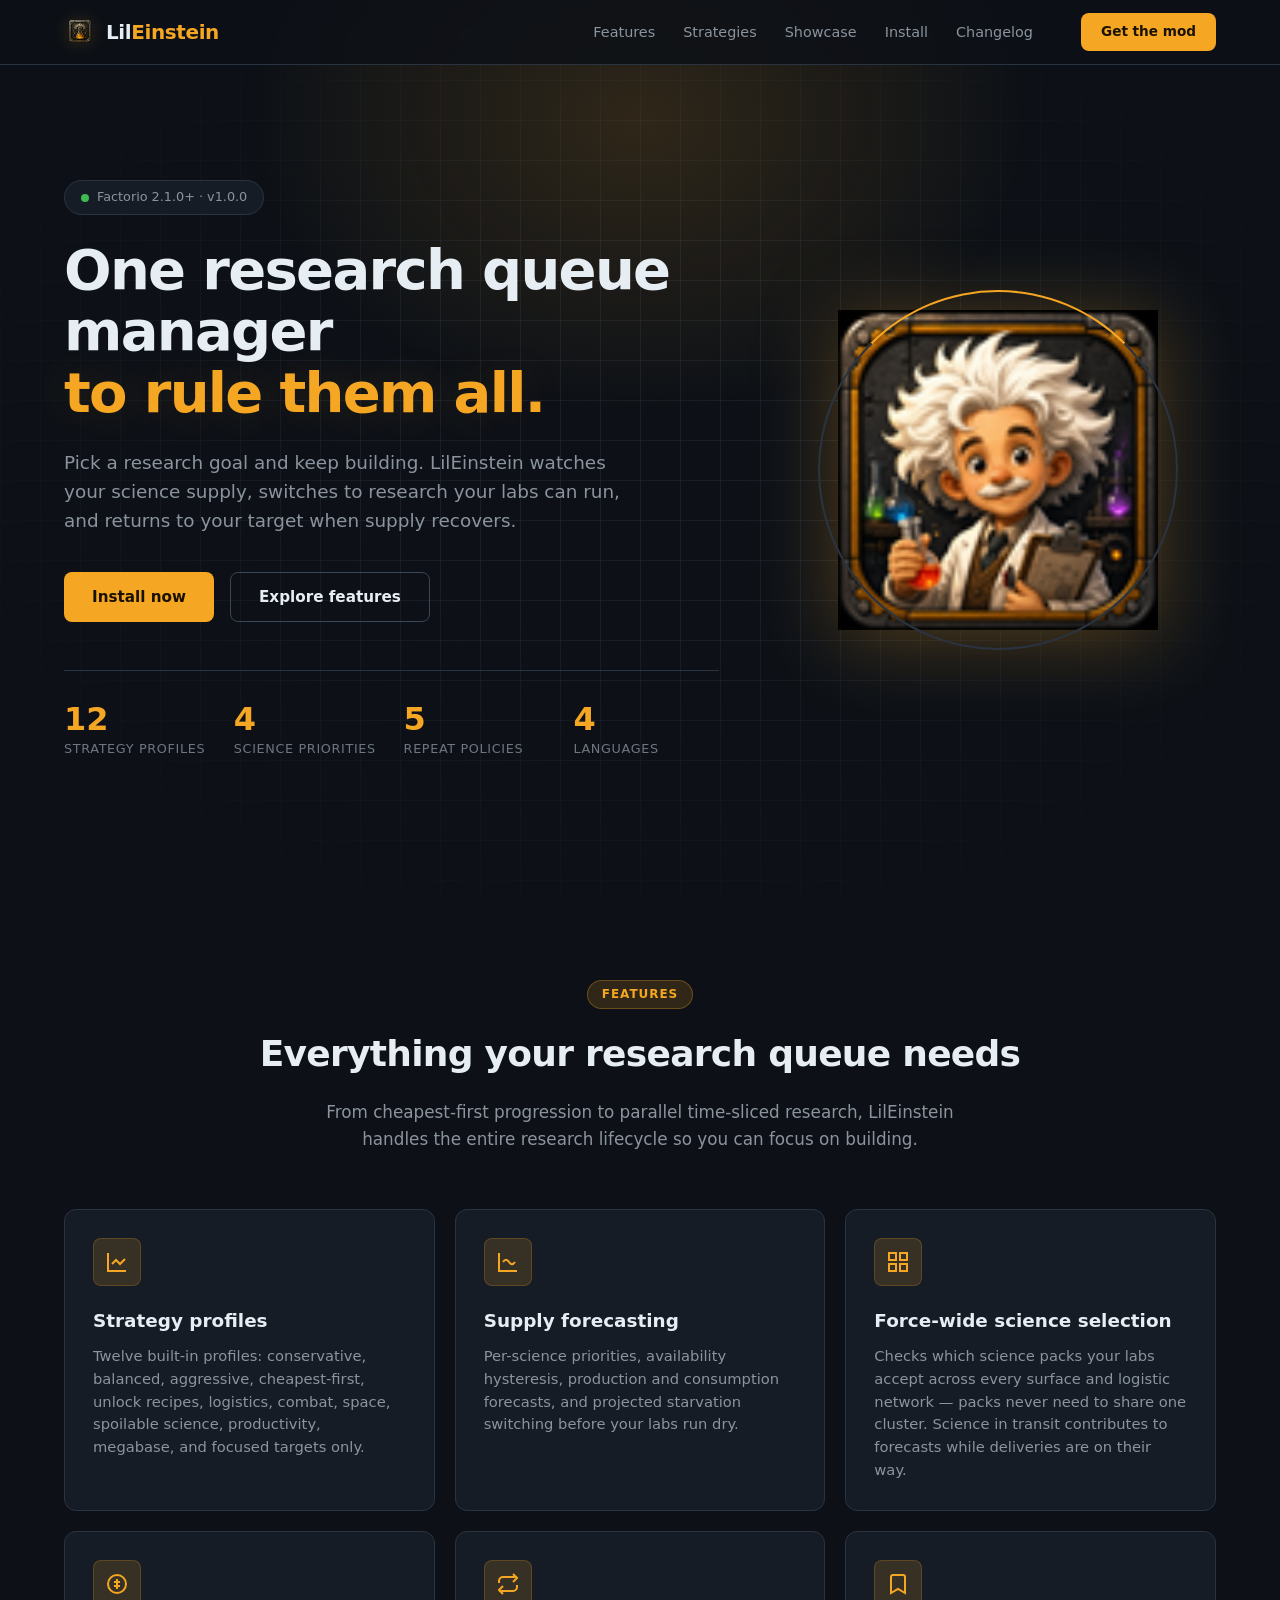
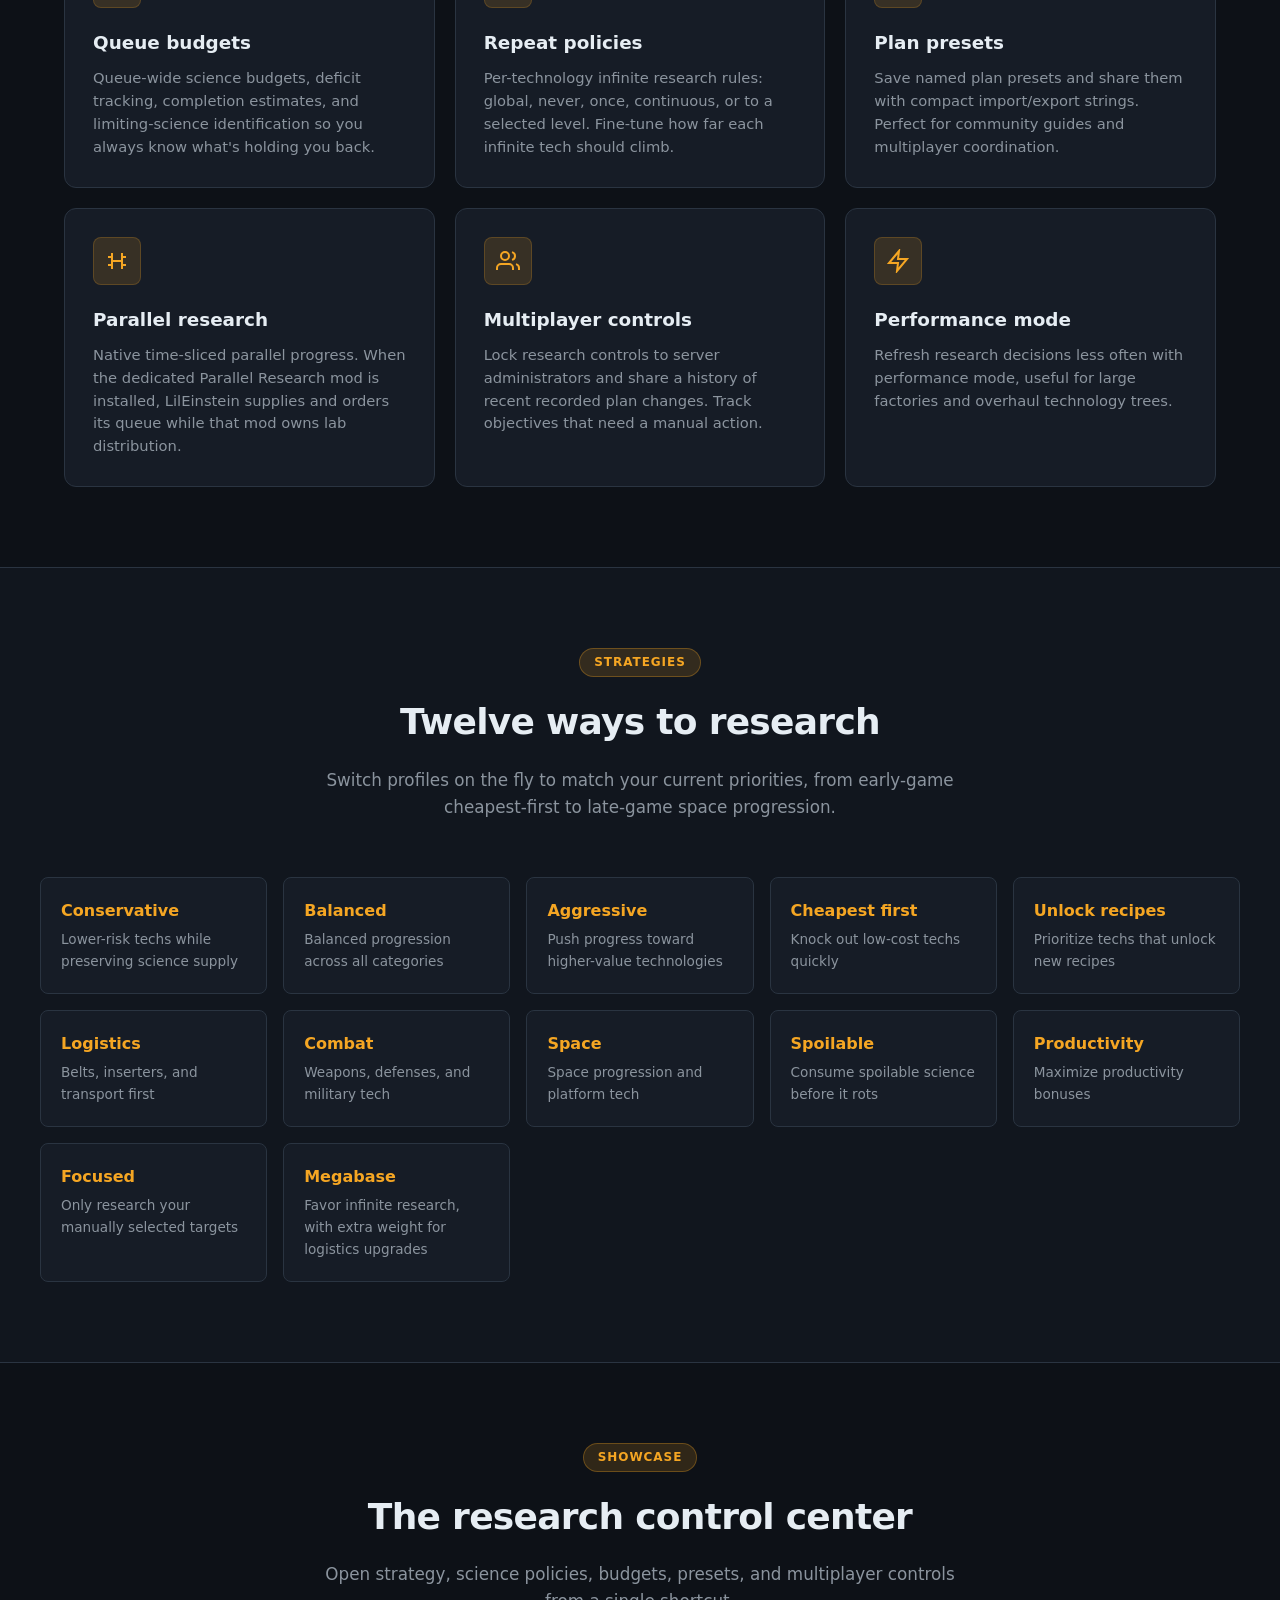
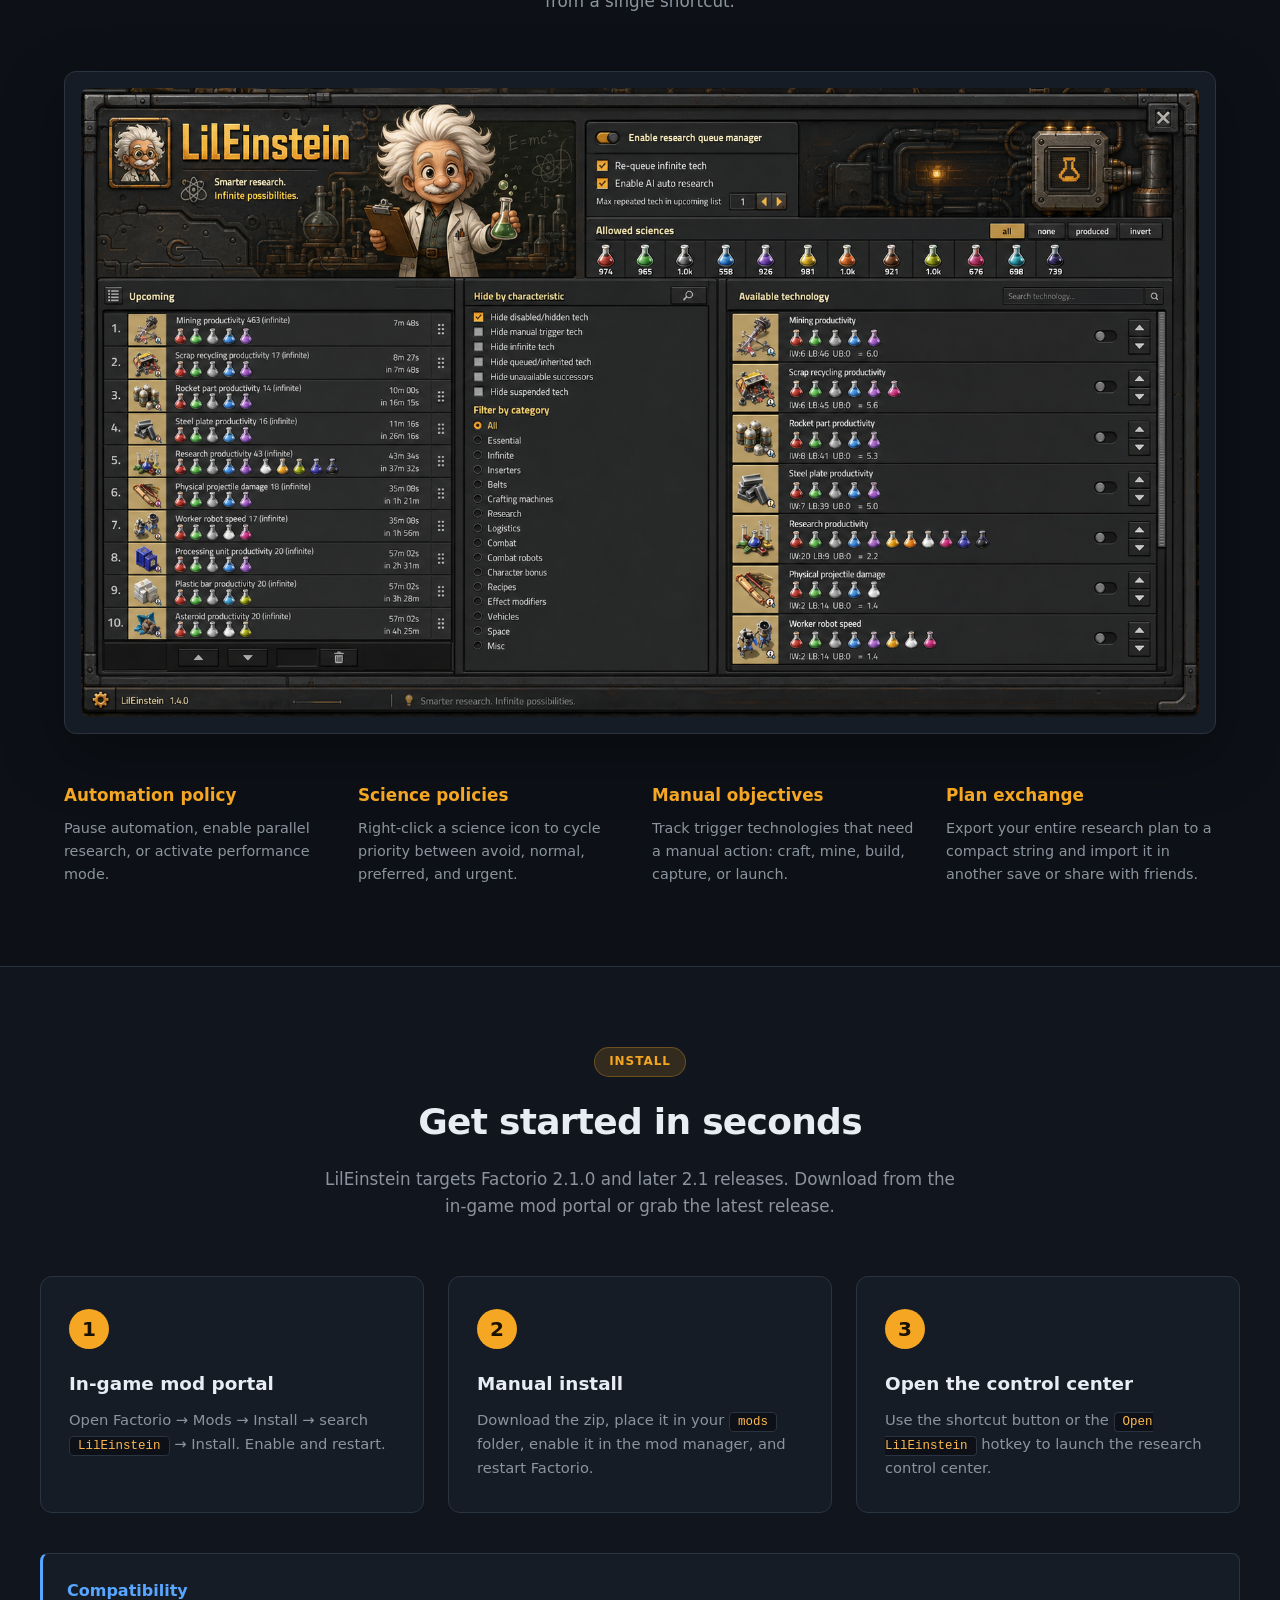
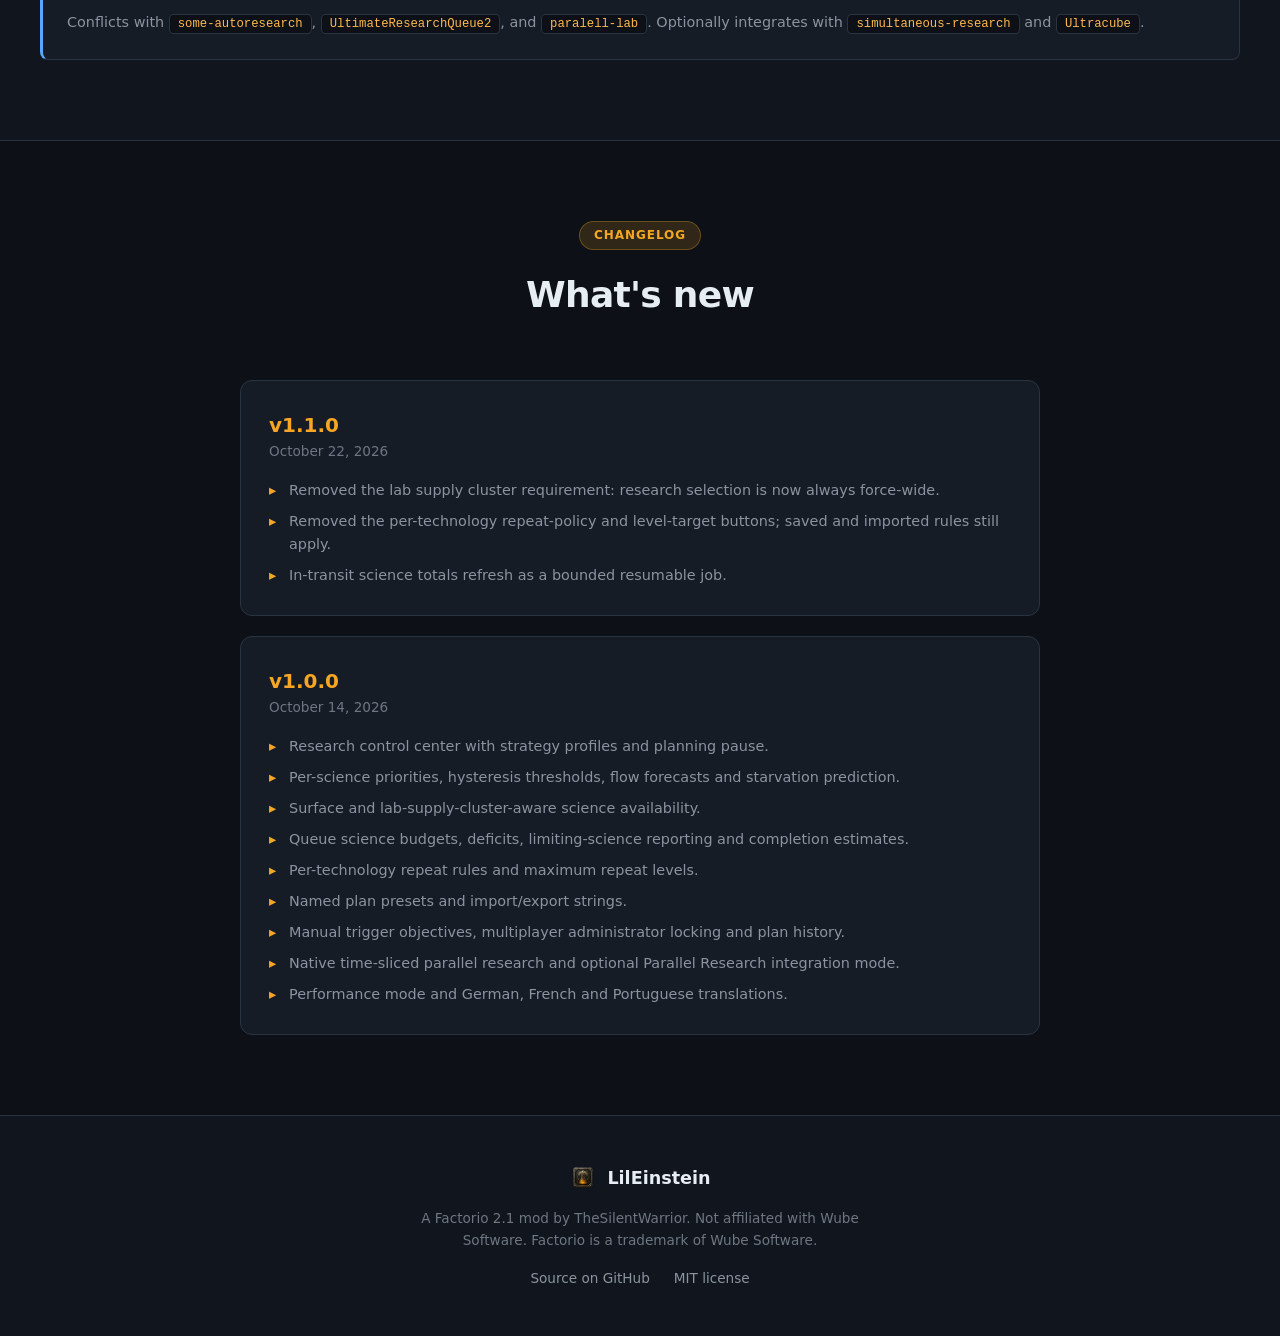
<file: website/index.html>
<!DOCTYPE html>
<html lang="en">
<head>
  <meta charset="UTF-8" />
  <meta name="viewport" content="width=device-width, initial-scale=1.0" />
  <meta name="description" content="LilEinstein runs the research queue for you in Factorio 2.1: picks the next technology, watches your science supply, and switches research when a pack runs dry." />
  <meta name="author" content="TheSilentWarrior" />
  <title>LilEinstein: Research Autopilot for Factorio 2.1</title>
  <link rel="icon" type="image/png" href="assets/shortcut-button.png" />
  <link rel="stylesheet" href="styles.css" />
</head>
<body>
  <!-- Animated background grid -->
  <div class="bg-grid" aria-hidden="true"></div>
  <div class="bg-glow" aria-hidden="true"></div>

  <!-- Nav -->
  <nav class="nav" id="nav">
    <div class="nav-inner">
      <a href="#hero" class="nav-logo">
        <img src="assets/shortcut-button.png" alt="LilEinstein icon" class="nav-logo-icon" />
        <span class="nav-logo-text">Lil<span class="accent">Einstein</span></span>
      </a>
      <ul class="nav-links">
        <li><a href="#features">Features</a></li>
        <li><a href="#strategies">Strategies</a></li>
        <li><a href="#showcase">Showcase</a></li>
        <li><a href="#install">Install</a></li>
        <li><a href="#changelog">Changelog</a></li>
      </ul>
      <a href="#install" class="btn btn-primary btn-sm">Get the mod</a>
      <button class="nav-toggle" id="navToggle" aria-label="Toggle menu">
        <span></span><span></span><span></span>
      </button>
    </div>
  </nav>

  <!-- Hero -->
  <header class="hero" id="hero">
    <div class="hero-content">
      <div class="hero-badge">
        <span class="pulse-dot"></span>
        Factorio 2.1.0+ · v1.0.0
      </div>
      <h1 class="hero-title">
        One research queue manager<br />
        <span class="accent">to rule them all.</span>
      </h1>
      <p class="hero-subtitle">
        Pick a research goal and keep building. LilEinstein watches your science supply, switches
        to research your labs can run, and returns to your target when supply recovers.
      </p>
      <div class="hero-cta">
        <a href="#install" class="btn btn-primary">Install now</a>
        <a href="#features" class="btn btn-ghost">Explore features</a>
      </div>
      <div class="hero-stats">
        <div class="stat">
          <span class="stat-num">12</span>
          <span class="stat-label">Strategy profiles</span>
        </div>
        <div class="stat">
          <span class="stat-num">4</span>
          <span class="stat-label">Science priorities</span>
        </div>
        <div class="stat">
          <span class="stat-num">5</span>
          <span class="stat-label">Repeat policies</span>
        </div>
        <div class="stat">
          <span class="stat-num">4</span>
          <span class="stat-label">Languages</span>
        </div>
      </div>
    </div>
    <div class="hero-visual">
      <div class="hero-portrait">
        <img src="assets/portrait.png" alt="LilEinstein portrait" />
        <div class="portrait-ring"></div>
      </div>
    </div>
  </header>

  <!-- Features -->
  <section class="section" id="features">
    <div class="section-header">
      <span class="section-tag">Features</span>
      <h2 class="section-title">Everything your research queue needs</h2>
      <p class="section-desc">
        From cheapest-first progression to parallel time-sliced research, LilEinstein handles the
        entire research lifecycle so you can focus on building.
      </p>
    </div>
    <div class="feature-grid">
      <div class="feature-card" data-icon="strategy">
        <div class="feature-icon">
          <svg viewBox="0 0 24 24" fill="none" stroke="currentColor" stroke-width="2"><path d="M3 3v18h18"/><path d="M7 14l4-4 4 4 5-5"/></svg>
        </div>
        <h3>Strategy profiles</h3>
        <p>
          Twelve built-in profiles: conservative, balanced, aggressive, cheapest-first, unlock recipes, logistics, combat, space,
          spoilable science, productivity, megabase, and focused targets only.
        </p>
      </div>
      <div class="feature-card" data-icon="forecast">
        <div class="feature-icon">
          <svg viewBox="0 0 24 24" fill="none" stroke="currentColor" stroke-width="2"><path d="M3 3v18h18"/><path d="M7 12c2-3 4-3 6 0s4 3 6 0"/></svg>
        </div>
        <h3>Supply forecasting</h3>
        <p>
          Per-science priorities, availability hysteresis, production and consumption forecasts, and
          projected starvation switching before your labs run dry.
        </p>
      </div>
      <div class="feature-card" data-icon="cluster">
        <div class="feature-icon">
          <svg viewBox="0 0 24 24" fill="none" stroke="currentColor" stroke-width="2"><rect x="3" y="3" width="7" height="7"/><rect x="14" y="3" width="7" height="7"/><rect x="3" y="14" width="7" height="7"/><rect x="14" y="14" width="7" height="7"/></svg>
        </div>
        <h3>Force-wide science selection</h3>
        <p>
          Checks which science packs your labs accept across every surface and logistic network —
          packs never need to share one cluster. Science in transit contributes to forecasts while
          deliveries are on their way.
        </p>
      </div>
      <div class="feature-card" data-icon="budget">
        <div class="feature-icon">
          <svg viewBox="0 0 24 24" fill="none" stroke="currentColor" stroke-width="2"><circle cx="12" cy="12" r="9"/><path d="M12 7v10M9 10h6M9 14h6"/></svg>
        </div>
        <h3>Queue budgets</h3>
        <p>
          Queue-wide science budgets, deficit tracking, completion estimates, and limiting-science
          identification so you always know what's holding you back.
        </p>
      </div>
      <div class="feature-card" data-icon="repeat">
        <div class="feature-icon">
          <svg viewBox="0 0 24 24" fill="none" stroke="currentColor" stroke-width="2"><path d="M17 2l4 4-4 4"/><path d="M3 11V9a4 4 0 014-4h14"/><path d="M7 22l-4-4 4-4"/><path d="M21 13v2a4 4 0 01-4 4H3"/></svg>
        </div>
        <h3>Repeat policies</h3>
        <p>
          Per-technology infinite research rules: global, never, once, continuous, or to a selected
          level. Fine-tune how far each infinite tech should climb.
        </p>
      </div>
      <div class="feature-card" data-icon="preset">
        <div class="feature-icon">
          <svg viewBox="0 0 24 24" fill="none" stroke="currentColor" stroke-width="2"><path d="M19 21l-7-4-7 4V5a2 2 0 012-2h10a2 2 0 012 2z"/></svg>
        </div>
        <h3>Plan presets</h3>
        <p>
          Save named plan presets and share them with compact import/export strings. Perfect for
          community guides and multiplayer coordination.
        </p>
      </div>
      <div class="feature-card" data-icon="parallel">
        <div class="feature-icon">
          <svg viewBox="0 0 24 24" fill="none" stroke="currentColor" stroke-width="2"><path d="M7 4v16M17 4v16M3 8h4M3 16h4M17 8h4M17 16h4M7 12h10"/></svg>
        </div>
        <h3>Parallel research</h3>
        <p>
          Native time-sliced parallel progress. When the dedicated Parallel Research mod is installed,
          LilEinstein supplies and orders its queue while that mod owns lab distribution.
        </p>
      </div>
      <div class="feature-card" data-icon="mp">
        <div class="feature-icon">
          <svg viewBox="0 0 24 24" fill="none" stroke="currentColor" stroke-width="2"><path d="M17 21v-2a4 4 0 00-4-4H5a4 4 0 00-4 4v2"/><circle cx="9" cy="7" r="4"/><path d="M23 21v-2a4 4 0 00-3-3.87M16 3.13a4 4 0 010 7.75"/></svg>
        </div>
        <h3>Multiplayer controls</h3>
        <p>
          Lock research controls to server administrators and share a history of recent recorded
          plan changes. Track objectives that need a manual action.
        </p>
      </div>
      <div class="feature-card" data-icon="perf">
        <div class="feature-icon">
          <svg viewBox="0 0 24 24" fill="none" stroke="currentColor" stroke-width="2"><path d="M13 2L3 14h9l-1 8 10-12h-9l1-8z"/></svg>
        </div>
        <h3>Performance mode</h3>
        <p>
          Refresh research decisions less often with performance mode, useful for large factories
          and overhaul technology trees.
        </p>
      </div>
    </div>
  </section>

  <!-- Strategies -->
  <section class="section section-alt" id="strategies">
    <div class="section-header">
      <span class="section-tag">Strategies</span>
      <h2 class="section-title">Twelve ways to research</h2>
      <p class="section-desc">
        Switch profiles on the fly to match your current priorities, from early-game cheapest-first
        to late-game space progression.
      </p>
    </div>
    <div class="strategy-grid">
      <div class="strategy-card"><span class="strategy-name">Conservative</span><span class="strategy-desc">Lower-risk techs while preserving science supply</span></div>
      <div class="strategy-card"><span class="strategy-name">Balanced</span><span class="strategy-desc">Balanced progression across all categories</span></div>
      <div class="strategy-card"><span class="strategy-name">Aggressive</span><span class="strategy-desc">Push progress toward higher-value technologies</span></div>
      <div class="strategy-card"><span class="strategy-name">Cheapest first</span><span class="strategy-desc">Knock out low-cost techs quickly</span></div>
      <div class="strategy-card"><span class="strategy-name">Unlock recipes</span><span class="strategy-desc">Prioritize techs that unlock new recipes</span></div>
      <div class="strategy-card"><span class="strategy-name">Logistics</span><span class="strategy-desc">Belts, inserters, and transport first</span></div>
      <div class="strategy-card"><span class="strategy-name">Combat</span><span class="strategy-desc">Weapons, defenses, and military tech</span></div>
      <div class="strategy-card"><span class="strategy-name">Space</span><span class="strategy-desc">Space progression and platform tech</span></div>
      <div class="strategy-card"><span class="strategy-name">Spoilable</span><span class="strategy-desc">Consume spoilable science before it rots</span></div>
      <div class="strategy-card"><span class="strategy-name">Productivity</span><span class="strategy-desc">Maximize productivity bonuses</span></div>
      <div class="strategy-card"><span class="strategy-name">Focused</span><span class="strategy-desc">Only research your manually selected targets</span></div>
      <div class="strategy-card"><span class="strategy-name">Megabase</span><span class="strategy-desc">Favor infinite research, with extra weight for logistics upgrades</span></div>
    </div>
  </section>

  <!-- Showcase -->
  <section class="section" id="showcase">
    <div class="section-header">
      <span class="section-tag">Showcase</span>
      <h2 class="section-title">The research control center</h2>
      <p class="section-desc">
        Open strategy, science policies, budgets, presets, and multiplayer controls from a single
        shortcut.
      </p>
    </div>
    <div class="showcase-frame">
      <img src="assets/mockup.png" alt="LilEinstein research control center mockup" class="showcase-img" />
    </div>
    <div class="showcase-features">
      <div class="showcase-item">
        <h4>Automation policy</h4>
        <p>Pause automation, enable parallel research, or activate performance mode.</p>
      </div>
      <div class="showcase-item">
        <h4>Science policies</h4>
        <p>Right-click a science icon to cycle priority between avoid, normal, preferred, and urgent.</p>
      </div>
      <div class="showcase-item">
        <h4>Manual objectives</h4>
        <p>Track trigger technologies that need a manual action: craft, mine, build, capture, or launch.</p>
      </div>
      <div class="showcase-item">
        <h4>Plan exchange</h4>
        <p>Export your entire research plan to a compact string and import it in another save or share with friends.</p>
      </div>
    </div>
  </section>

  <!-- Install -->
  <section class="section section-alt" id="install">
    <div class="section-header">
      <span class="section-tag">Install</span>
      <h2 class="section-title">Get started in seconds</h2>
      <p class="section-desc">
        LilEinstein targets Factorio 2.1.0 and later 2.1 releases. Download from the in-game mod
        portal or grab the latest release.
      </p>
    </div>
    <div class="install-grid">
      <div class="install-card">
        <div class="install-step">1</div>
        <h3>In-game mod portal</h3>
        <p>Open Factorio → Mods → Install → search <code>LilEinstein</code> → Install. Enable and restart.</p>
      </div>
      <div class="install-card">
        <div class="install-step">2</div>
        <h3>Manual install</h3>
        <p>Download the zip, place it in your <code>mods</code> folder, enable it in the mod manager, and restart Factorio.</p>
      </div>
      <div class="install-card">
        <div class="install-step">3</div>
        <h3>Open the control center</h3>
        <p>Use the shortcut button or the <code>Open LilEinstein</code> hotkey to launch the research control center.</p>
      </div>
    </div>
    <div class="compat-notice">
      <h4>Compatibility</h4>
      <p>
        Conflicts with <code>some-autoresearch</code>, <code>UltimateResearchQueue2</code>, and
        <code>paralell-lab</code>. Optionally integrates with <code>simultaneous-research</code> and
        <code>Ultracube</code>.
      </p>
    </div>
  </section>

  <!-- Changelog -->
  <section class="section" id="changelog">
    <div class="section-header">
      <span class="section-tag">Changelog</span>
      <h2 class="section-title">What's new</h2>
    </div>
    <div class="changelog">
      <div class="changelog-entry">
        <div class="changelog-version">v1.1.0</div>
        <div class="changelog-date">October 22, 2026</div>
        <ul class="changelog-list">
          <li>Removed the lab supply cluster requirement: research selection is now always force-wide.</li>
          <li>Removed the per-technology repeat-policy and level-target buttons; saved and imported rules still apply.</li>
          <li>In-transit science totals refresh as a bounded resumable job.</li>
        </ul>
      </div>
      <div class="changelog-entry">
        <div class="changelog-version">v1.0.0</div>
        <div class="changelog-date">October 14, 2026</div>
        <ul class="changelog-list">
          <li>Research control center with strategy profiles and planning pause.</li>
          <li>Per-science priorities, hysteresis thresholds, flow forecasts and starvation prediction.</li>
          <li>Surface and lab-supply-cluster-aware science availability.</li>
          <li>Queue science budgets, deficits, limiting-science reporting and completion estimates.</li>
          <li>Per-technology repeat rules and maximum repeat levels.</li>
          <li>Named plan presets and import/export strings.</li>
          <li>Manual trigger objectives, multiplayer administrator locking and plan history.</li>
          <li>Native time-sliced parallel research and optional Parallel Research integration mode.</li>
          <li>Performance mode and German, French and Portuguese translations.</li>
        </ul>
      </div>
    </div>
  </section>

  <!-- Footer -->
  <footer class="footer">
    <div class="footer-inner">
      <div class="footer-brand">
        <img src="assets/shortcut-button.png" alt="LilEinstein" class="footer-icon" />
        <span>Lil<span class="accent">Einstein</span></span>
      </div>
      <p class="footer-text">
        A Factorio 2.1 mod by TheSilentWarrior. Not affiliated with Wube Software. Factorio is a trademark of Wube Software.
      </p>
      <div class="footer-links">
        <a href="https://github.com/joaomcarlos/LilEinstein">Source on GitHub</a>
        <a href="https://github.com/joaomcarlos/LilEinstein/blob/main/LICENSE">MIT license</a>
      </div>
    </div>
  </footer>

  <script src="script.js"></script>
</body>
</html>
</file>
<file: website/styles.css>
/* ============================================
   LilEinstein — Landing Page Styles
   Factorio-inspired dark industrial theme
   ============================================ */

:root {
  --bg: #0d1117;
  --bg-alt: #11161e;
  --bg-card: #161c26;
  --bg-card-hover: #1c2433;
  --border: #2a3441;
  --border-light: #3a4757;
  --text: #e6edf3;
  --text-muted: #8b949e;
  --text-dim: #6e7681;
  --accent: #f5a623;
  --accent-bright: #ffb84d;
  --accent-dim: #c4861a;
  --accent-glow: rgba(245, 166, 35, 0.15);
  --blue: #58a6ff;
  --green: #3fb950;
  --red: #f85149;
  --radius: 12px;
  --radius-sm: 8px;
  --max-width: 1200px;
  --font: 'Segoe UI', system-ui, -apple-system, sans-serif;
  --font-mono: 'Cascadia Code', 'Fira Code', 'Consolas', monospace;
}

* {
  margin: 0;
  padding: 0;
  box-sizing: border-box;
}

html {
  scroll-behavior: smooth;
  scroll-padding-top: 80px;
}

body {
  font-family: var(--font);
  background: var(--bg);
  color: var(--text);
  line-height: 1.6;
  overflow-x: hidden;
  position: relative;
}

/* Background effects */
.bg-grid {
  position: fixed;
  inset: 0;
  background-image:
    linear-gradient(rgba(42, 52, 65, 0.4) 1px, transparent 1px),
    linear-gradient(90deg, rgba(42, 52, 65, 0.4) 1px, transparent 1px);
  background-size: 40px 40px;
  z-index: -2;
  mask-image: radial-gradient(ellipse at center, black 30%, transparent 80%);
  -webkit-mask-image: radial-gradient(ellipse at center, black 30%, transparent 80%);
}

.bg-glow {
  position: fixed;
  top: -20%;
  left: 50%;
  transform: translateX(-50%);
  width: 800px;
  height: 600px;
  background: radial-gradient(ellipse, var(--accent-glow), transparent 70%);
  z-index: -1;
  pointer-events: none;
}

/* ============================================
   Navigation
   ============================================ */
.nav {
  position: fixed;
  top: 0;
  left: 0;
  right: 0;
  z-index: 100;
  background: rgba(13, 17, 23, 0.85);
  backdrop-filter: blur(12px);
  -webkit-backdrop-filter: blur(12px);
  border-bottom: 1px solid var(--border);
  transition: all 0.3s ease;
}

.nav.scrolled {
  background: rgba(13, 17, 23, 0.95);
  box-shadow: 0 4px 20px rgba(0, 0, 0, 0.4);
}

.nav-inner {
  max-width: var(--max-width);
  margin: 0 auto;
  padding: 0 24px;
  height: 64px;
  display: flex;
  align-items: center;
  justify-content: space-between;
  gap: 24px;
}

.nav-logo {
  display: flex;
  align-items: center;
  gap: 10px;
  text-decoration: none;
  color: var(--text);
  font-weight: 700;
  font-size: 1.25rem;
  letter-spacing: -0.02em;
}

.nav-logo-icon {
  width: 32px;
  height: 32px;
  border-radius: 6px;
  filter: drop-shadow(0 0 8px var(--accent-glow));
}

.nav-logo-text .accent {
  color: var(--accent);
}

.nav-links {
  display: flex;
  list-style: none;
  gap: 28px;
  margin-left: auto;
  margin-right: 24px;
}

.nav-links a {
  color: var(--text-muted);
  text-decoration: none;
  font-size: 0.9rem;
  font-weight: 500;
  transition: color 0.2s;
  position: relative;
}

.nav-links a::after {
  content: '';
  position: absolute;
  bottom: -4px;
  left: 0;
  width: 0;
  height: 2px;
  background: var(--accent);
  transition: width 0.2s;
}

.nav-links a:hover {
  color: var(--text);
}

.nav-links a:hover::after {
  width: 100%;
}

.nav-toggle {
  display: none;
  flex-direction: column;
  gap: 5px;
  background: none;
  border: none;
  cursor: pointer;
  padding: 8px;
}

.nav-toggle span {
  width: 24px;
  height: 2px;
  background: var(--text);
  transition: 0.3s;
}

/* ============================================
   Buttons
   ============================================ */
.btn {
  display: inline-flex;
  align-items: center;
  justify-content: center;
  padding: 12px 28px;
  border-radius: var(--radius-sm);
  font-family: var(--font);
  font-size: 0.95rem;
  font-weight: 600;
  text-decoration: none;
  border: none;
  cursor: pointer;
  transition: all 0.2s ease;
  white-space: nowrap;
}

.btn-primary {
  background: var(--accent);
  color: #1a1200;
  box-shadow: 0 0 0 0 var(--accent-glow);
}

.btn-primary:hover {
  background: var(--accent-bright);
  box-shadow: 0 0 24px var(--accent-glow);
  transform: translateY(-1px);
}

.btn-ghost {
  background: transparent;
  color: var(--text);
  border: 1px solid var(--border-light);
}

.btn-ghost:hover {
  background: var(--bg-card);
  border-color: var(--accent);
  color: var(--accent);
}

.btn-sm {
  padding: 8px 20px;
  font-size: 0.85rem;
}

/* ============================================
   Hero
   ============================================ */
.hero {
  max-width: var(--max-width);
  margin: 0 auto;
  padding: 120px 24px 80px;
  display: grid;
  grid-template-columns: 1.2fr 0.8fr;
  gap: 60px;
  align-items: center;
  min-height: 100vh;
}

.hero-badge {
  display: inline-flex;
  align-items: center;
  gap: 8px;
  padding: 6px 16px;
  background: var(--bg-card);
  border: 1px solid var(--border);
  border-radius: 100px;
  font-size: 0.8rem;
  color: var(--text-muted);
  margin-bottom: 24px;
}

.pulse-dot {
  width: 8px;
  height: 8px;
  border-radius: 50%;
  background: var(--green);
  animation: pulse 2s infinite;
}

@keyframes pulse {
  0%, 100% { opacity: 1; box-shadow: 0 0 0 0 rgba(63, 185, 80, 0.4); }
  50% { opacity: 0.7; box-shadow: 0 0 0 6px rgba(63, 185, 80, 0); }
}

.hero-title {
  font-size: clamp(2rem, 5vw, 3.5rem);
  font-weight: 800;
  line-height: 1.1;
  letter-spacing: -0.03em;
  margin-bottom: 24px;
}

.hero-title .accent {
  color: var(--accent);
  text-shadow: 0 0 40px var(--accent-glow);
}

.hero-subtitle {
  font-size: 1.15rem;
  color: var(--text-muted);
  max-width: 560px;
  margin-bottom: 36px;
}

.hero-cta {
  display: flex;
  gap: 16px;
  margin-bottom: 48px;
  flex-wrap: wrap;
}

.hero-stats {
  display: grid;
  grid-template-columns: repeat(4, 1fr);
  gap: 24px;
  padding-top: 32px;
  border-top: 1px solid var(--border);
}

.stat {
  display: flex;
  flex-direction: column;
  gap: 4px;
}

.stat-num {
  font-size: 2rem;
  font-weight: 800;
  color: var(--accent);
  line-height: 1;
}

.stat-label {
  font-size: 0.8rem;
  color: var(--text-dim);
  text-transform: uppercase;
  letter-spacing: 0.05em;
}

/* Hero visual */
.hero-visual {
  display: flex;
  justify-content: center;
  align-items: center;
}

.hero-portrait {
  position: relative;
  width: 320px;
  height: 320px;
}

.hero-portrait img {
  width: 100%;
  height: 100%;
  object-fit: contain;
  filter: drop-shadow(0 8px 40px rgba(245, 166, 35, 0.3));
  animation: float 6s ease-in-out infinite;
}

@keyframes float {
  0%, 100% { transform: translateY(0); }
  50% { transform: translateY(-12px); }
}

.portrait-ring {
  position: absolute;
  inset: -20px;
  border: 2px solid var(--border);
  border-radius: 50%;
  border-top-color: var(--accent);
  animation: spin 8s linear infinite;
}

@keyframes spin {
  to { transform: rotate(360deg); }
}

/* ============================================
   Sections
   ============================================ */
.section {
  max-width: var(--max-width);
  margin: 0 auto;
  padding: 80px 24px;
}

.section-alt {
  background: var(--bg-alt);
  max-width: 100%;
  border-top: 1px solid var(--border);
  border-bottom: 1px solid var(--border);
}

.section-alt > * {
  max-width: var(--max-width);
  margin-left: auto;
  margin-right: auto;
}

.section-header {
  text-align: center;
  margin-bottom: 56px;
}

.section-tag {
  display: inline-block;
  padding: 4px 14px;
  background: var(--accent-glow);
  border: 1px solid rgba(245, 166, 35, 0.3);
  border-radius: 100px;
  font-size: 0.75rem;
  font-weight: 600;
  color: var(--accent);
  text-transform: uppercase;
  letter-spacing: 0.08em;
  margin-bottom: 16px;
}

.section-title {
  font-size: clamp(1.5rem, 3.5vw, 2.25rem);
  font-weight: 700;
  letter-spacing: -0.02em;
  margin-bottom: 16px;
}

.section-desc {
  font-size: 1.05rem;
  color: var(--text-muted);
  max-width: 640px;
  margin: 0 auto;
}

/* ============================================
   Feature grid
   ============================================ */
.feature-grid {
  display: grid;
  grid-template-columns: repeat(auto-fill, minmax(300px, 1fr));
  gap: 20px;
}

.feature-card {
  background: var(--bg-card);
  border: 1px solid var(--border);
  border-radius: var(--radius);
  padding: 28px;
  transition: all 0.3s ease;
  position: relative;
  overflow: hidden;
}

.feature-card::before {
  content: '';
  position: absolute;
  top: 0;
  left: 0;
  right: 0;
  height: 2px;
  background: linear-gradient(90deg, transparent, var(--accent), transparent);
  transform: translateX(-100%);
  transition: transform 0.5s ease;
}

.feature-card:hover {
  background: var(--bg-card-hover);
  border-color: var(--border-light);
  transform: translateY(-4px);
  box-shadow: 0 12px 40px rgba(0, 0, 0, 0.3);
}

.feature-card:hover::before {
  transform: translateX(100%);
}

.feature-icon {
  width: 48px;
  height: 48px;
  display: flex;
  align-items: center;
  justify-content: center;
  background: var(--accent-glow);
  border: 1px solid rgba(245, 166, 35, 0.2);
  border-radius: var(--radius-sm);
  margin-bottom: 20px;
  color: var(--accent);
}

.feature-icon svg {
  width: 24px;
  height: 24px;
}

.feature-card h3 {
  font-size: 1.15rem;
  font-weight: 700;
  margin-bottom: 10px;
}

.feature-card p {
  color: var(--text-muted);
  font-size: 0.92rem;
  line-height: 1.55;
}

/* ============================================
   Strategy grid
   ============================================ */
.strategy-grid {
  display: grid;
  grid-template-columns: repeat(auto-fill, minmax(220px, 1fr));
  gap: 16px;
}

.strategy-card {
  background: var(--bg-card);
  border: 1px solid var(--border);
  border-radius: var(--radius-sm);
  padding: 20px;
  display: flex;
  flex-direction: column;
  gap: 6px;
  transition: all 0.2s ease;
  cursor: default;
}

.strategy-card:hover {
  border-color: var(--accent);
  background: var(--bg-card-hover);
  transform: translateY(-2px);
}

.strategy-name {
  font-weight: 700;
  font-size: 1rem;
  color: var(--accent);
}

.strategy-desc {
  font-size: 0.85rem;
  color: var(--text-muted);
}

/* ============================================
   Showcase
   ============================================ */
.showcase-frame {
  background: var(--bg-card);
  border: 1px solid var(--border);
  border-radius: var(--radius);
  padding: 16px;
  margin-bottom: 48px;
  overflow: hidden;
  box-shadow: 0 20px 60px rgba(0, 0, 0, 0.4);
}

.showcase-img {
  width: 100%;
  border-radius: var(--radius-sm);
  display: block;
}

.showcase-features {
  display: grid;
  grid-template-columns: repeat(auto-fill, minmax(260px, 1fr));
  gap: 24px;
}

.showcase-item h4 {
  font-size: 1.05rem;
  font-weight: 700;
  margin-bottom: 8px;
  color: var(--accent);
}

.showcase-item p {
  color: var(--text-muted);
  font-size: 0.9rem;
}

/* ============================================
   Install
   ============================================ */
.install-grid {
  display: grid;
  grid-template-columns: repeat(auto-fit, minmax(280px, 1fr));
  gap: 24px;
  margin-bottom: 40px;
}

.install-card {
  background: var(--bg-card);
  border: 1px solid var(--border);
  border-radius: var(--radius);
  padding: 32px 28px;
  position: relative;
}

.install-step {
  width: 40px;
  height: 40px;
  display: flex;
  align-items: center;
  justify-content: center;
  background: var(--accent);
  color: #1a1200;
  font-weight: 800;
  font-size: 1.25rem;
  border-radius: 50%;
  margin-bottom: 20px;
}

.install-card h3 {
  font-size: 1.15rem;
  font-weight: 700;
  margin-bottom: 10px;
}

.install-card p {
  color: var(--text-muted);
  font-size: 0.92rem;
}

code {
  font-family: var(--font-mono);
  background: var(--bg);
  border: 1px solid var(--border);
  padding: 2px 8px;
  border-radius: 4px;
  font-size: 0.85em;
  color: var(--accent-bright);
}

.compat-notice {
  background: var(--bg-card);
  border: 1px solid var(--border);
  border-left: 3px solid var(--blue);
  border-radius: var(--radius-sm);
  padding: 24px;
}

.compat-notice h4 {
  font-size: 1rem;
  font-weight: 700;
  margin-bottom: 8px;
  color: var(--blue);
}

.compat-notice p {
  color: var(--text-muted);
  font-size: 0.9rem;
}

/* ============================================
   Changelog
   ============================================ */
.changelog {
  max-width: 800px;
  margin: 0 auto;
}

.changelog-entry {
  background: var(--bg-card);
  border: 1px solid var(--border);
  border-radius: var(--radius);
  padding: 28px;
  margin-bottom: 20px;
}

.changelog-entry:last-child {
  margin-bottom: 0;
}

.changelog-version {
  font-size: 1.25rem;
  font-weight: 800;
  color: var(--accent);
}

.changelog-date {
  font-size: 0.85rem;
  color: var(--text-dim);
  margin-bottom: 16px;
}

.changelog-list {
  list-style: none;
  display: flex;
  flex-direction: column;
  gap: 8px;
}

.changelog-list li {
  color: var(--text-muted);
  font-size: 0.9rem;
  padding-left: 20px;
  position: relative;
}

.changelog-list li::before {
  content: '▸';
  position: absolute;
  left: 0;
  color: var(--accent);
}

/* ============================================
   Footer
   ============================================ */
.footer {
  border-top: 1px solid var(--border);
  background: var(--bg-alt);
  padding: 48px 24px;
}

.footer-inner {
  max-width: var(--max-width);
  margin: 0 auto;
  display: flex;
  flex-direction: column;
  align-items: center;
  gap: 16px;
  text-align: center;
}

.footer-brand {
  display: flex;
  align-items: center;
  gap: 10px;
  font-weight: 700;
  font-size: 1.1rem;
}

.footer-icon {
  width: 28px;
  height: 28px;
  border-radius: 6px;
}

.footer-text {
  color: var(--text-dim);
  font-size: 0.85rem;
  max-width: 480px;
}

.footer-links {
  display: flex;
  gap: 24px;
}

.footer-links a {
  color: var(--text-muted);
  text-decoration: none;
  font-size: 0.85rem;
  transition: color 0.2s;
}

.footer-links a:hover {
  color: var(--accent);
}

/* ============================================
   Responsive
   ============================================ */
@media (max-width: 900px) {
  .hero {
    grid-template-columns: 1fr;
    text-align: center;
    padding-top: 100px;
  }

  .hero-content {
    order: 2;
  }

  .hero-visual {
    order: 1;
    margin-bottom: 20px;
  }

  .hero-portrait {
    width: 220px;
    height: 220px;
  }

  .hero-subtitle {
    margin-left: auto;
    margin-right: auto;
  }

  .hero-cta {
    justify-content: center;
  }

  .hero-stats {
    grid-template-columns: repeat(2, 1fr);
  }

  .nav-links {
    display: none;
    position: absolute;
    top: 64px;
    left: 0;
    right: 0;
    background: var(--bg);
    border-bottom: 1px solid var(--border);
    flex-direction: column;
    padding: 16px 24px;
    gap: 16px;
  }

  .nav-links.open {
    display: flex;
  }

  .nav-toggle {
    display: flex;
  }

  .nav .btn-sm {
    display: none;
  }
}

@media (max-width: 600px) {
  .hero-stats {
    grid-template-columns: repeat(2, 1fr);
    gap: 16px;
  }

  .stat-num {
    font-size: 1.5rem;
  }

  .feature-grid {
    grid-template-columns: 1fr;
  }

  .strategy-grid {
    grid-template-columns: 1fr;
  }

  .section {
    padding: 56px 16px;
  }

  .hero {
    padding: 100px 16px 56px;
  }
}

/* ============================================
   Scroll reveal
   ============================================ */
.reveal {
  opacity: 0;
  transform: translateY(30px);
  transition: opacity 0.6s ease, transform 0.6s ease;
}

.reveal.visible {
  opacity: 1;
  transform: translateY(0);
}
</file>
